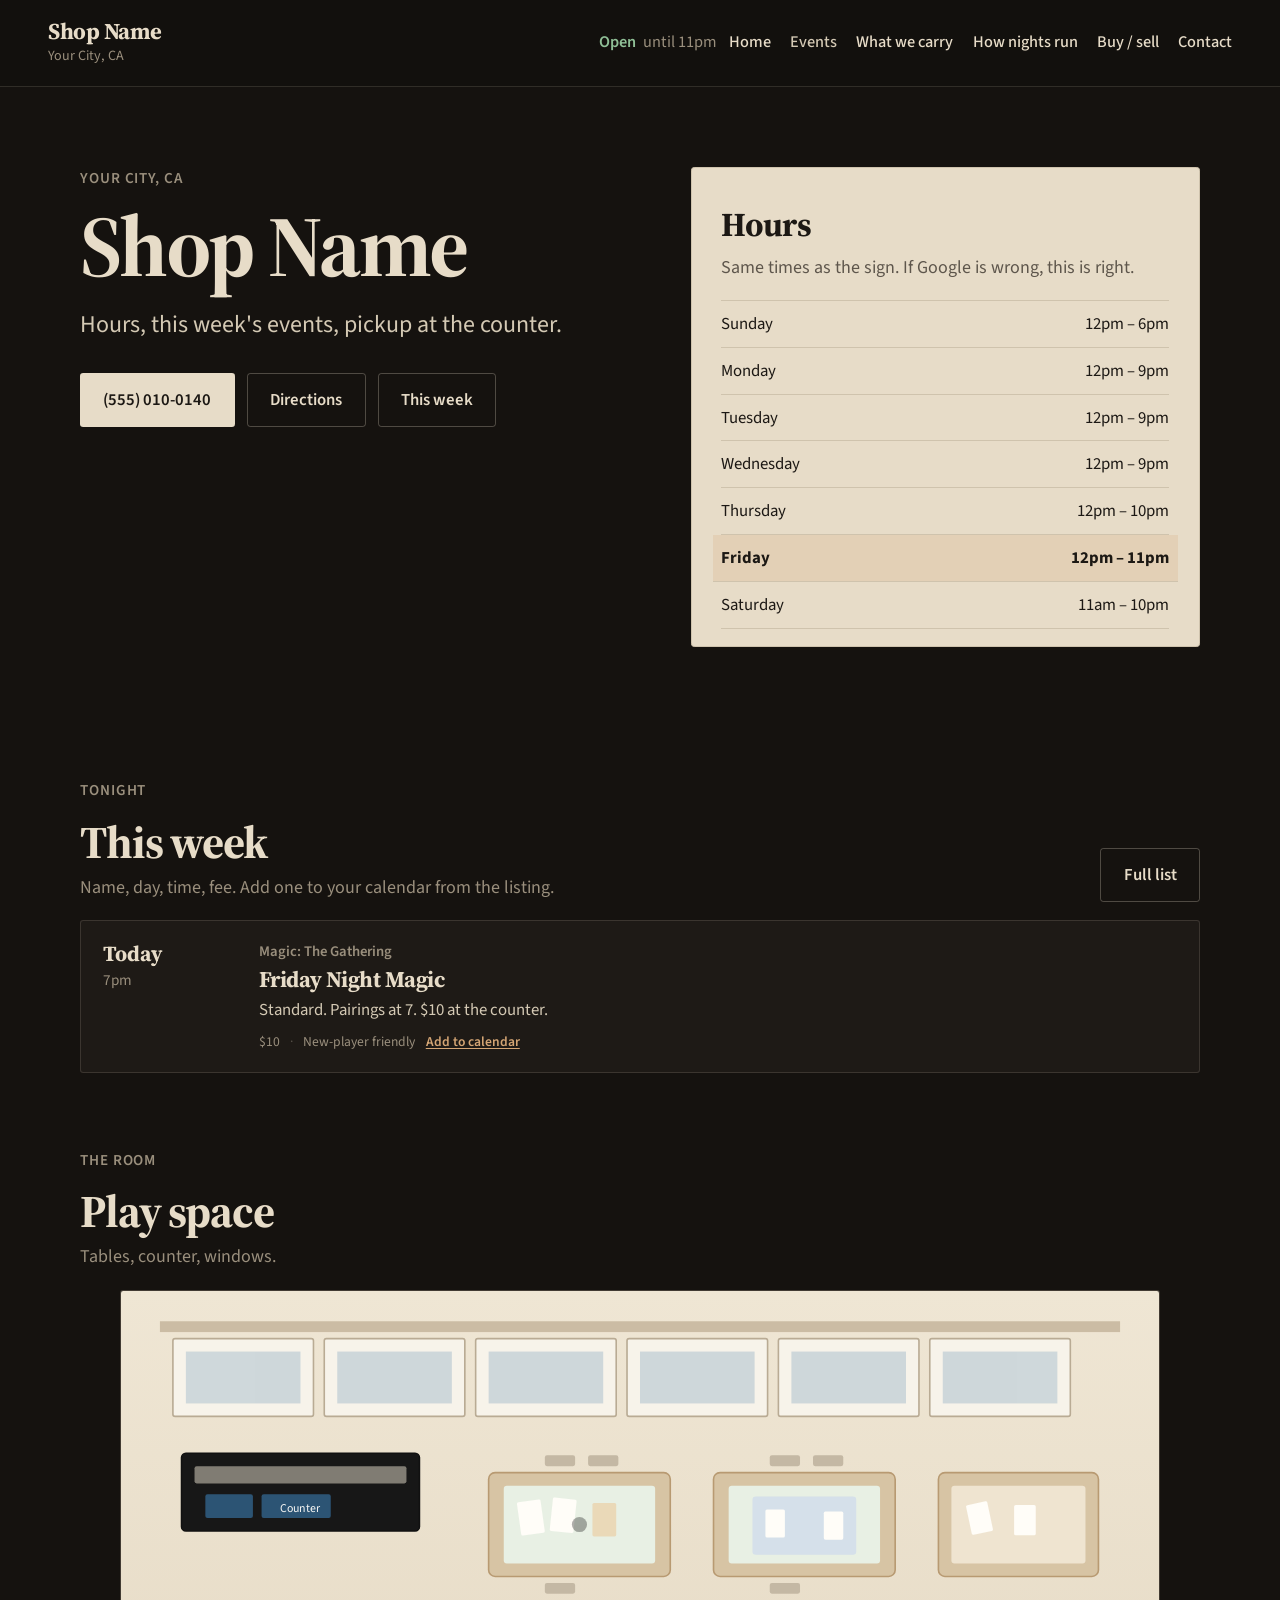
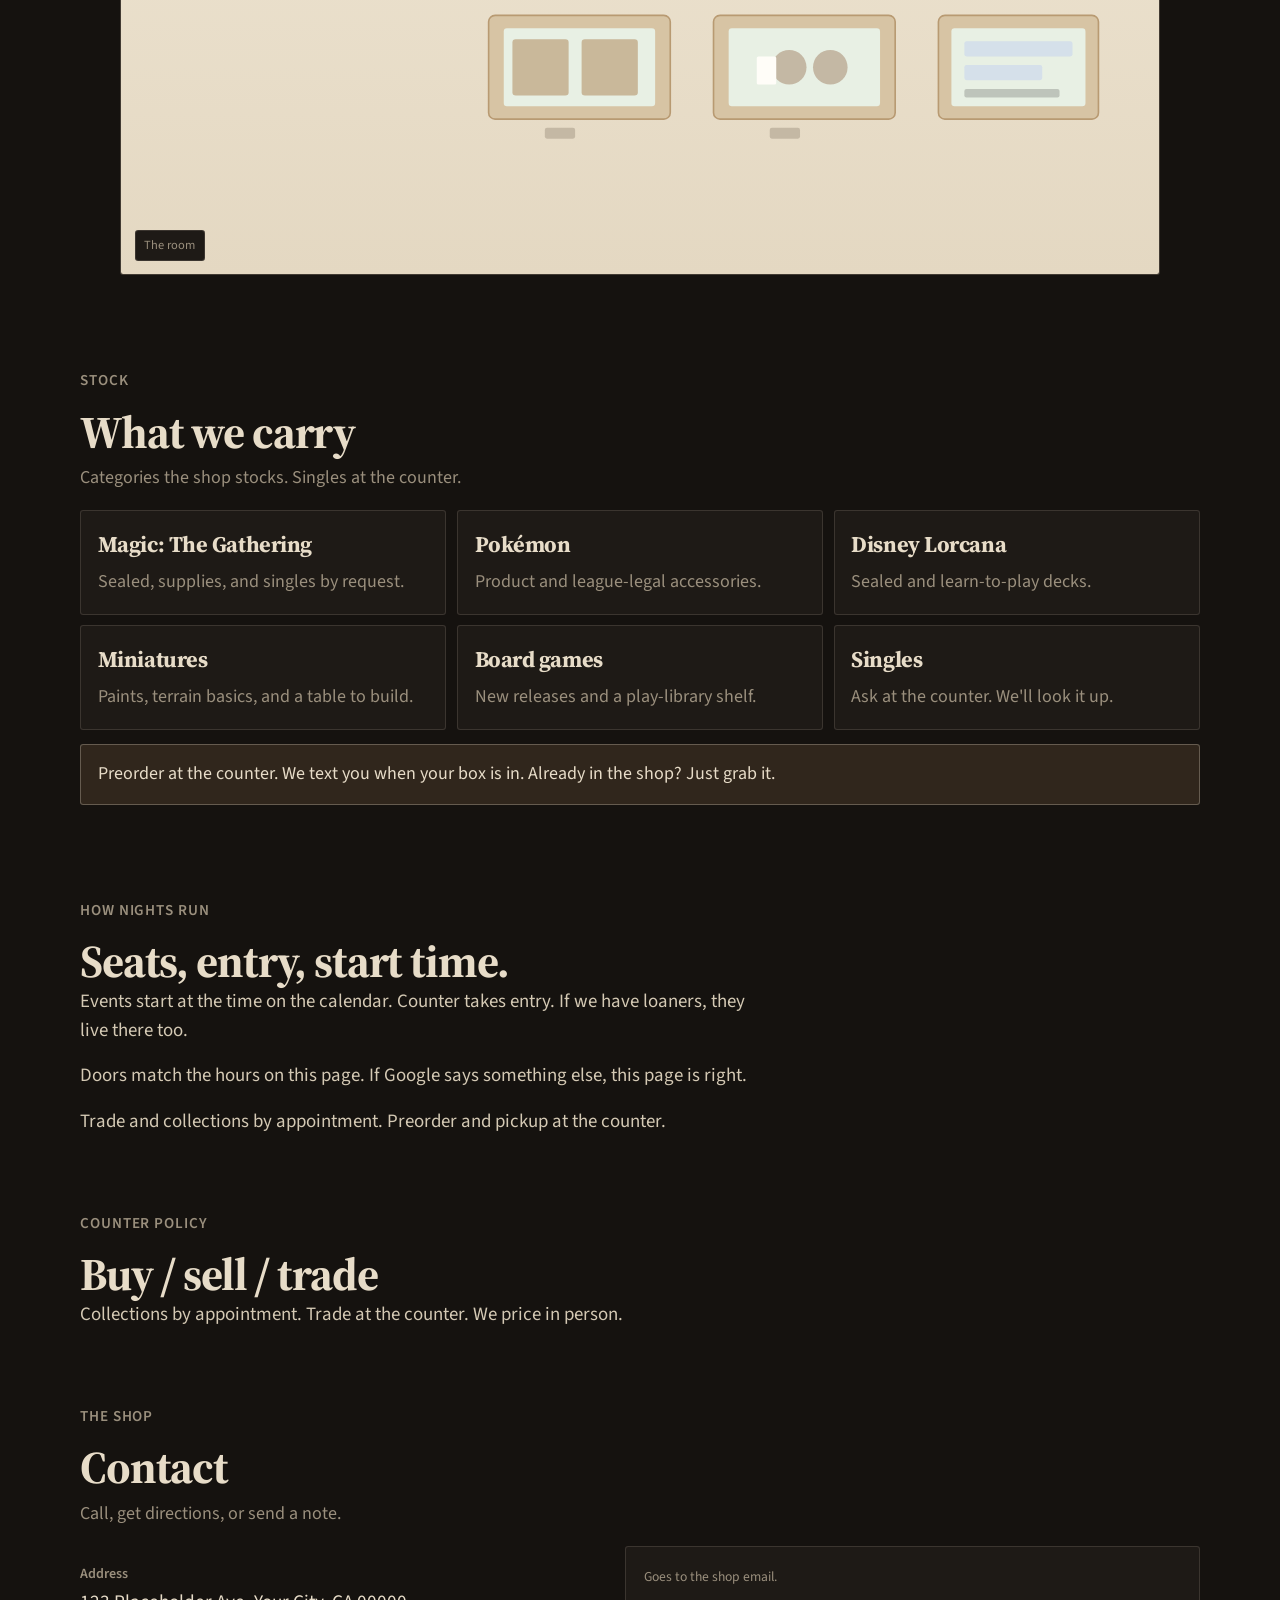
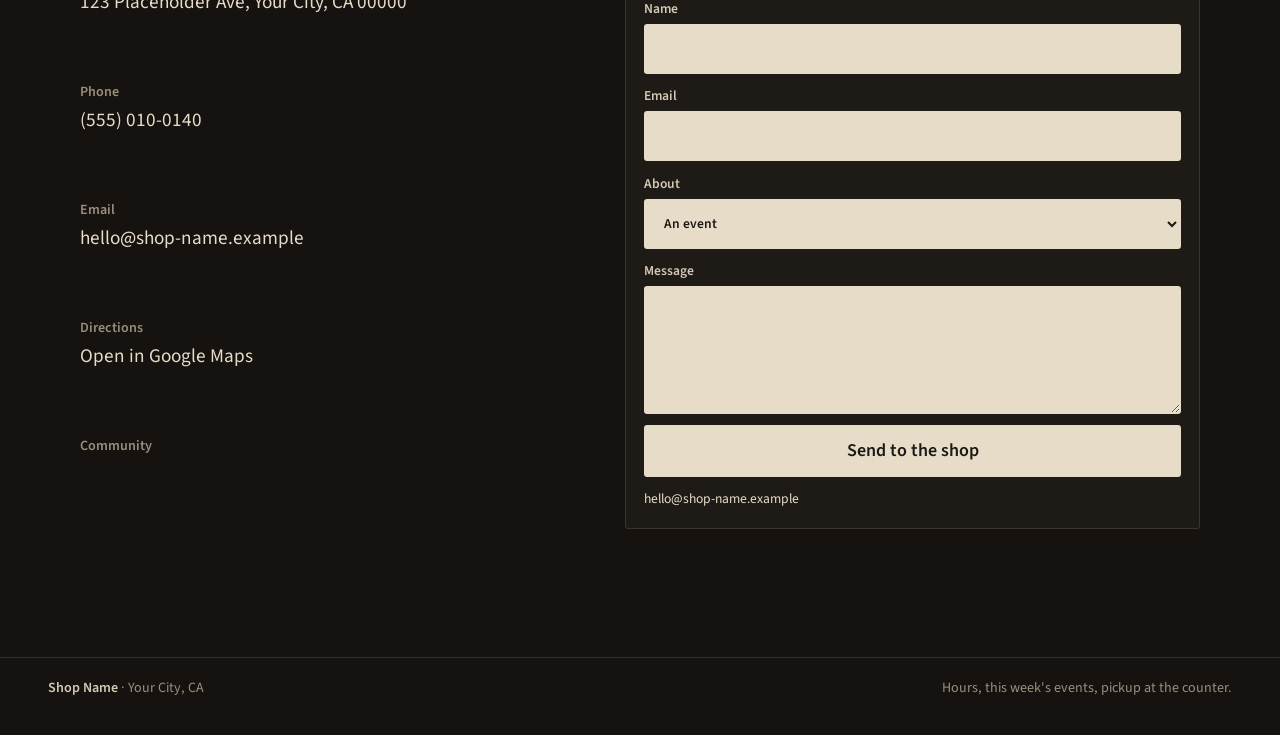
<file: index.html>
<!DOCTYPE html>
<html lang="en">
<head>
  <meta charset="utf-8">
  <meta name="viewport" content="width=device-width, initial-scale=1">
  <meta name="theme-color" content="#15120f">
  <meta name="color-scheme" content="dark">
  <title>Shop Name · Your City, CA</title>
  <meta name="description" content="Shop Name in Your City, CA. Hours, this week's events, pickup.">
  <meta property="og:title" content="Shop Name — Your City, CA">
  <meta property="og:description" content="Hours, this week's events, pickup at the counter.">
  <link rel="icon" href="favicon.svg" type="image/svg+xml">
  <link rel="preconnect" href="https://fonts.googleapis.com">
  <link rel="preconnect" href="https://fonts.gstatic.com" crossorigin>
  <link href="https://fonts.googleapis.com/css2?family=Source+Sans+3:ital,wght@0,400;0,500;0,600;0,700;1,400&family=Source+Serif+4:ital,opsz,wght@0,8..60,600;0,8..60,700;1,8..60,600&display=swap" rel="stylesheet">
  <link rel="stylesheet" href="styles.css">
</head>
<body>
  <a class="skip" href="#main">Skip to content</a>

  <header class="site-header">
    <a class="brand" href="index.html">
      <span class="brand-name" data-bind="SHOP_NAME">Shop Name</span>
      <span class="brand-city" data-bind="CITY">Your City, CA</span>
    </a>
    <div class="header-tools">
      <p class="hours-status" data-led role="status" aria-live="polite">
        <span data-led-status>Hours</span>
        <span class="hours-until" data-led-until></span>
      </p>
      <nav class="nav-desktop" data-nav aria-label="Primary">
        <a href="index.html">Home</a>
        <a href="events.html">Events</a>
        <a href="index.html#carry">What we carry</a>
        <a href="index.html#new">How nights run</a>
        <a href="index.html#trade">Buy / sell</a>
        <a href="index.html#contact">Contact</a>
      </nav>
      <button class="nav-toggle" type="button" data-nav-toggle aria-expanded="false" aria-controls="nav-drawer" aria-label="Open menu">
        <span></span><span></span><span></span>
      </button>
    </div>
  </header>

  <nav id="nav-drawer" class="nav-drawer" data-nav-drawer data-nav aria-label="Mobile">
    <a href="index.html">Home</a>
    <a href="events.html">Events</a>
    <a href="index.html#carry">What we carry</a>
    <a href="index.html#new">How nights run</a>
    <a href="index.html#trade">Buy / sell / trade</a>
    <a href="index.html#contact">Contact</a>
  </nav>

  <main id="main">
    <section class="hero" id="hours">
      <div class="hero-copy">
        <p class="kicker"><span data-bind="CITY">Your City, CA</span></p>
        <h1 data-bind="SHOP_NAME">Shop Name</h1>
        <p class="lede" data-bind="TAGLINE">Hours, this week's events, pickup at the counter.</p>
        <div class="hero-actions">
          <a class="btn btn-primary" data-bind="PHONE" data-bind-href="PHONE" href="tel:+15550100140">(555) 010-0140</a>
          <a class="btn btn-ghost" data-bind-href="MAPS_URL" href="https://www.google.com/maps/search/?api=1&query=Your+City+CA">Directions</a>
          <a class="btn btn-ghost" href="events.html">This week</a>
        </div>
      </div>
      <aside class="hours-panel" aria-labelledby="hours-heading">
        <div>
          <h2 id="hours-heading">Hours</h2>
          <p>Same times as the sign. If Google is wrong, this is right.</p>
        </div>
        <ul class="hours-list" data-hours></ul>
      </aside>
    </section>

    <section class="section" aria-labelledby="tonight-heading">
      <div class="section-head">
        <div>
          <p class="kicker" data-events-kicker>This week</p>
          <h2 id="tonight-heading">This week</h2>
          <p class="sub">Name, day, time, fee. Add one to your calendar from the listing.</p>
        </div>
        <a class="btn btn-ghost" href="events.html">Full list</a>
      </div>
      <div class="event-list" data-events-home><noscript><p class="empty-week">Turn on JavaScript to load hours and this week.</p></noscript></div>
    </section>

    <section class="section" aria-labelledby="room-heading">
      <div class="section-head">
        <div>
          <p class="kicker">The room</p>
          <h2 id="room-heading">Play space</h2>
          <p class="sub">Tables, counter, windows.</p>
        </div>
      </div>
      <figure class="room">
        <svg viewBox="0 0 960 540" role="img" aria-labelledby="room-title room-desc">
          <title id="room-title">Play space — overhead of tables and the counter</title>
          <desc id="room-desc">A light shop floor: a long counter, six play tables with mats, and windows. No people.</desc>
          <defs>
            <linearGradient id="floor" x1="0" y1="0" x2="0" y2="1">
              <stop offset="0%" stop-color="#efe6d4"/>
              <stop offset="100%" stop-color="#e4d8c2"/>
            </linearGradient>
          </defs>
          <rect width="960" height="540" fill="url(#floor)"/>
          <rect x="36" y="28" width="888" height="10" fill="#cbbca4"/>
          <g fill="#f7f3ea" stroke="#b9ab94" stroke-width="1.5">
            <rect x="48" y="44" width="130" height="72" rx="2"/>
            <rect x="188" y="44" width="130" height="72" rx="2"/>
            <rect x="328" y="44" width="130" height="72" rx="2"/>
            <rect x="468" y="44" width="130" height="72" rx="2"/>
            <rect x="608" y="44" width="130" height="72" rx="2"/>
            <rect x="748" y="44" width="130" height="72" rx="2"/>
          </g>
          <g opacity="0.45">
            <rect x="60" y="56" width="106" height="48" fill="#9eb6c8"/>
            <rect x="200" y="56" width="106" height="48" fill="#9eb6c8"/>
            <rect x="340" y="56" width="106" height="48" fill="#9eb6c8"/>
            <rect x="480" y="56" width="106" height="48" fill="#9eb6c8"/>
            <rect x="620" y="56" width="106" height="48" fill="#9eb6c8"/>
            <rect x="760" y="56" width="106" height="48" fill="#9eb6c8"/>
          </g>
          <g>
            <rect x="56" y="150" width="220" height="72" rx="4" fill="#171717" stroke="#111111" stroke-width="1.5"/>
            <rect x="68" y="162" width="196" height="16" rx="2" fill="#d8cfc0" opacity="0.55"/>
            <rect x="78" y="188" width="44" height="22" rx="2" fill="#2c5474"/>
            <rect x="130" y="188" width="64" height="22" rx="2" fill="#2c5474"/>
            <text x="166" y="204" text-anchor="middle" fill="#f6f6f4" font-family="Source Serif 4, Palatino, serif" font-size="11">Counter</text>
          </g>
          <g id="tables">
            <g transform="translate(340,168)">
              <rect width="168" height="96" rx="6" fill="#d7c4a4" stroke="#b89a72" stroke-width="1.5"/>
              <rect x="14" y="12" width="140" height="72" rx="3" fill="#e8f0e4"/>
              <rect x="28" y="26" width="22" height="31" rx="1.5" fill="#fffdf8" transform="rotate(-8 39 41)"/>
              <rect x="58" y="24" width="22" height="31" rx="1.5" fill="#fffdf8" transform="rotate(6 69 39)"/>
              <rect x="96" y="28" width="22" height="31" rx="1.5" fill="#ead9b8"/>
              <circle cx="84" cy="48" r="7" fill="#171717" opacity="0.35"/>
            </g>
            <g transform="translate(548,168)">
              <rect width="168" height="96" rx="6" fill="#d7c4a4" stroke="#b89a72" stroke-width="1.5"/>
              <rect x="14" y="12" width="140" height="72" rx="3" fill="#e8f0e4"/>
              <rect x="36" y="22" width="96" height="54" rx="3" fill="#d5e0ea"/>
              <rect x="48" y="34" width="18" height="26" rx="1.5" fill="#fffdf8"/>
              <rect x="102" y="36" width="18" height="26" rx="1.5" fill="#fffdf8"/>
            </g>
            <g transform="translate(756,168)">
              <rect width="148" height="96" rx="6" fill="#d7c4a4" stroke="#b89a72" stroke-width="1.5"/>
              <rect x="12" y="12" width="124" height="72" rx="3" fill="#efe4d0"/>
              <rect x="28" y="28" width="20" height="28" rx="1.5" fill="#fffdf8" transform="rotate(-12 38 42)"/>
              <rect x="70" y="30" width="20" height="28" rx="1.5" fill="#fffdf8"/>
            </g>
            <g transform="translate(340,300)">
              <rect width="168" height="96" rx="6" fill="#d7c4a4" stroke="#b89a72" stroke-width="1.5"/>
              <rect x="14" y="12" width="140" height="72" rx="3" fill="#e8f0e4"/>
              <rect x="22" y="22" width="52" height="52" rx="3" fill="#c9b89a"/>
              <rect x="86" y="22" width="52" height="52" rx="3" fill="#c9b89a"/>
            </g>
            <g transform="translate(548,300)">
              <rect width="168" height="96" rx="6" fill="#d7c4a4" stroke="#b89a72" stroke-width="1.5"/>
              <rect x="14" y="12" width="140" height="72" rx="3" fill="#e8f0e4"/>
              <circle cx="70" cy="48" r="16" fill="#c4b8a4"/>
              <circle cx="108" cy="48" r="16" fill="#c4b8a4"/>
              <rect x="40" y="38" width="18" height="26" rx="1.5" fill="#fffdf8"/>
            </g>
            <g transform="translate(756,300)">
              <rect width="148" height="96" rx="6" fill="#d7c4a4" stroke="#b89a72" stroke-width="1.5"/>
              <rect x="12" y="12" width="124" height="72" rx="3" fill="#e8f0e4"/>
              <rect x="24" y="24" width="100" height="14" rx="2" fill="#d5e0ea"/>
              <rect x="24" y="46" width="72" height="14" rx="2" fill="#d5e0ea"/>
              <rect x="24" y="68" width="88" height="8" rx="2" fill="#171717" opacity="0.2"/>
            </g>
          </g>
          <g fill="#c4b8a4">
            <rect x="392" y="152" width="28" height="10" rx="2"/>
            <rect x="432" y="152" width="28" height="10" rx="2"/>
            <rect x="600" y="152" width="28" height="10" rx="2"/>
            <rect x="640" y="152" width="28" height="10" rx="2"/>
            <rect x="392" y="270" width="28" height="10" rx="2"/>
            <rect x="600" y="270" width="28" height="10" rx="2"/>
            <rect x="392" y="404" width="28" height="10" rx="2"/>
            <rect x="600" y="404" width="28" height="10" rx="2"/>
          </g>
        </svg>
        <figcaption class="room-caption">The room</figcaption>
      </figure>
    </section>

    <section class="section" id="carry" aria-labelledby="carry-heading">
      <div class="section-head">
        <div>
          <p class="kicker">Stock</p>
          <h2 id="carry-heading">What we carry</h2>
          <p class="sub">Categories the shop stocks. Singles at the counter.</p>
        </div>
      </div>
      <div class="carry-grid" data-carry></div>
      <p class="note-banner" data-preorder></p>
    </section>

    <section class="section" id="new" aria-labelledby="new-heading" data-new-players>
      <p class="kicker" data-np-kicker>How nights run</p>
      <h2 id="new-heading" data-np-title>Seats, entry, start time.</h2>
      <div class="prose" data-np-body></div>
    </section>

    <section class="section" id="trade" aria-labelledby="trade-heading">
      <p class="kicker">Counter policy</p>
      <h2 id="trade-heading">Buy / sell / trade</h2>
      <div class="prose">
        <p data-policy></p>
      </div>
    </section>

    <section class="section" id="contact" aria-labelledby="contact-heading">
      <div class="section-head">
        <div>
          <p class="kicker">The shop</p>
          <h2 id="contact-heading">Contact</h2>
          <p class="sub">Call, get directions, or send a note.</p>
        </div>
      </div>
      <div class="contact-grid">
        <dl class="vcard">
          <div>
            <dt>Address</dt>
            <dd>
              <a data-bind="ADDRESS" data-bind-href="MAPS_URL" href="https://www.google.com/maps/search/?api=1&query=Your+City+CA">123 Placeholder Ave, Your City, CA 00000</a>
            </dd>
          </div>
          <div>
            <dt>Phone</dt>
            <dd><a data-bind="PHONE" data-bind-href="PHONE" href="tel:+15550100140">(555) 010-0140</a></dd>
          </div>
          <div>
            <dt>Email</dt>
            <dd><a data-bind="EMAIL" data-bind-href="EMAIL" href="mailto:hello@shop-name.example">hello@shop-name.example</a></dd>
          </div>
          <div>
            <dt>Directions</dt>
            <dd><a data-bind-href="MAPS_URL" href="https://www.google.com/maps/search/?api=1&query=Your+City+CA">Open in Google Maps</a></dd>
          </div>
          <div>
            <dt>Community</dt>
            <dd class="socials">
              <a class="btn btn-ghost" data-bind-href="DISCORD" href="https://discord.gg/your-invite">Discord</a>
              <a class="btn btn-ghost" data-bind-href="FACEBOOK" href="https://facebook.com/your-shop">Facebook</a>
              <a class="btn btn-ghost" data-bind-href="INSTAGRAM" href="https://instagram.com/your-shop">Instagram</a>
            </dd>
          </div>
        </dl>

        <form data-contact-form action="https://formsubmit.co/hello@shop-name.example" method="POST">
          <input type="hidden" name="_subject" value="Message for Shop Name">
          <input type="hidden" name="_template" value="table">
          <input type="hidden" name="_captcha" value="false">
          <input type="hidden" name="_next" value="">
          <p class="form-hint">Goes to the shop email.</p>
          <label>
            Name
            <input type="text" name="name" autocomplete="name" required>
          </label>
          <label>
            Email
            <input type="email" name="email" autocomplete="email" required>
          </label>
          <label>
            About
            <select name="about">
              <option value="event">An event</option>
              <option value="pickup">Pickup / preorder</option>
              <option value="trade">Buy / sell / trade</option>
              <option value="other">Something else</option>
            </select>
          </label>
          <label>
            Message
            <textarea name="message" required></textarea>
          </label>
          <button type="submit">Send to the shop</button>
          <p class="form-hint"><a data-bind="EMAIL" data-bind-href="EMAIL" href="mailto:hello@shop-name.example">Or email directly</a></p>
        </form>
      </div>
    </section>
  </main>

  <footer class="site-footer">
    <span><strong data-bind="SHOP_NAME">Shop Name</strong> · <span data-bind="CITY">Your City, CA</span></span>
    <span data-bind="TAGLINE">Hours, this week's events, pickup at the counter.</span>
  </footer>

  <script src="config.js"></script>
  <script src="effects.js"></script>
</body>
</html>
</file>
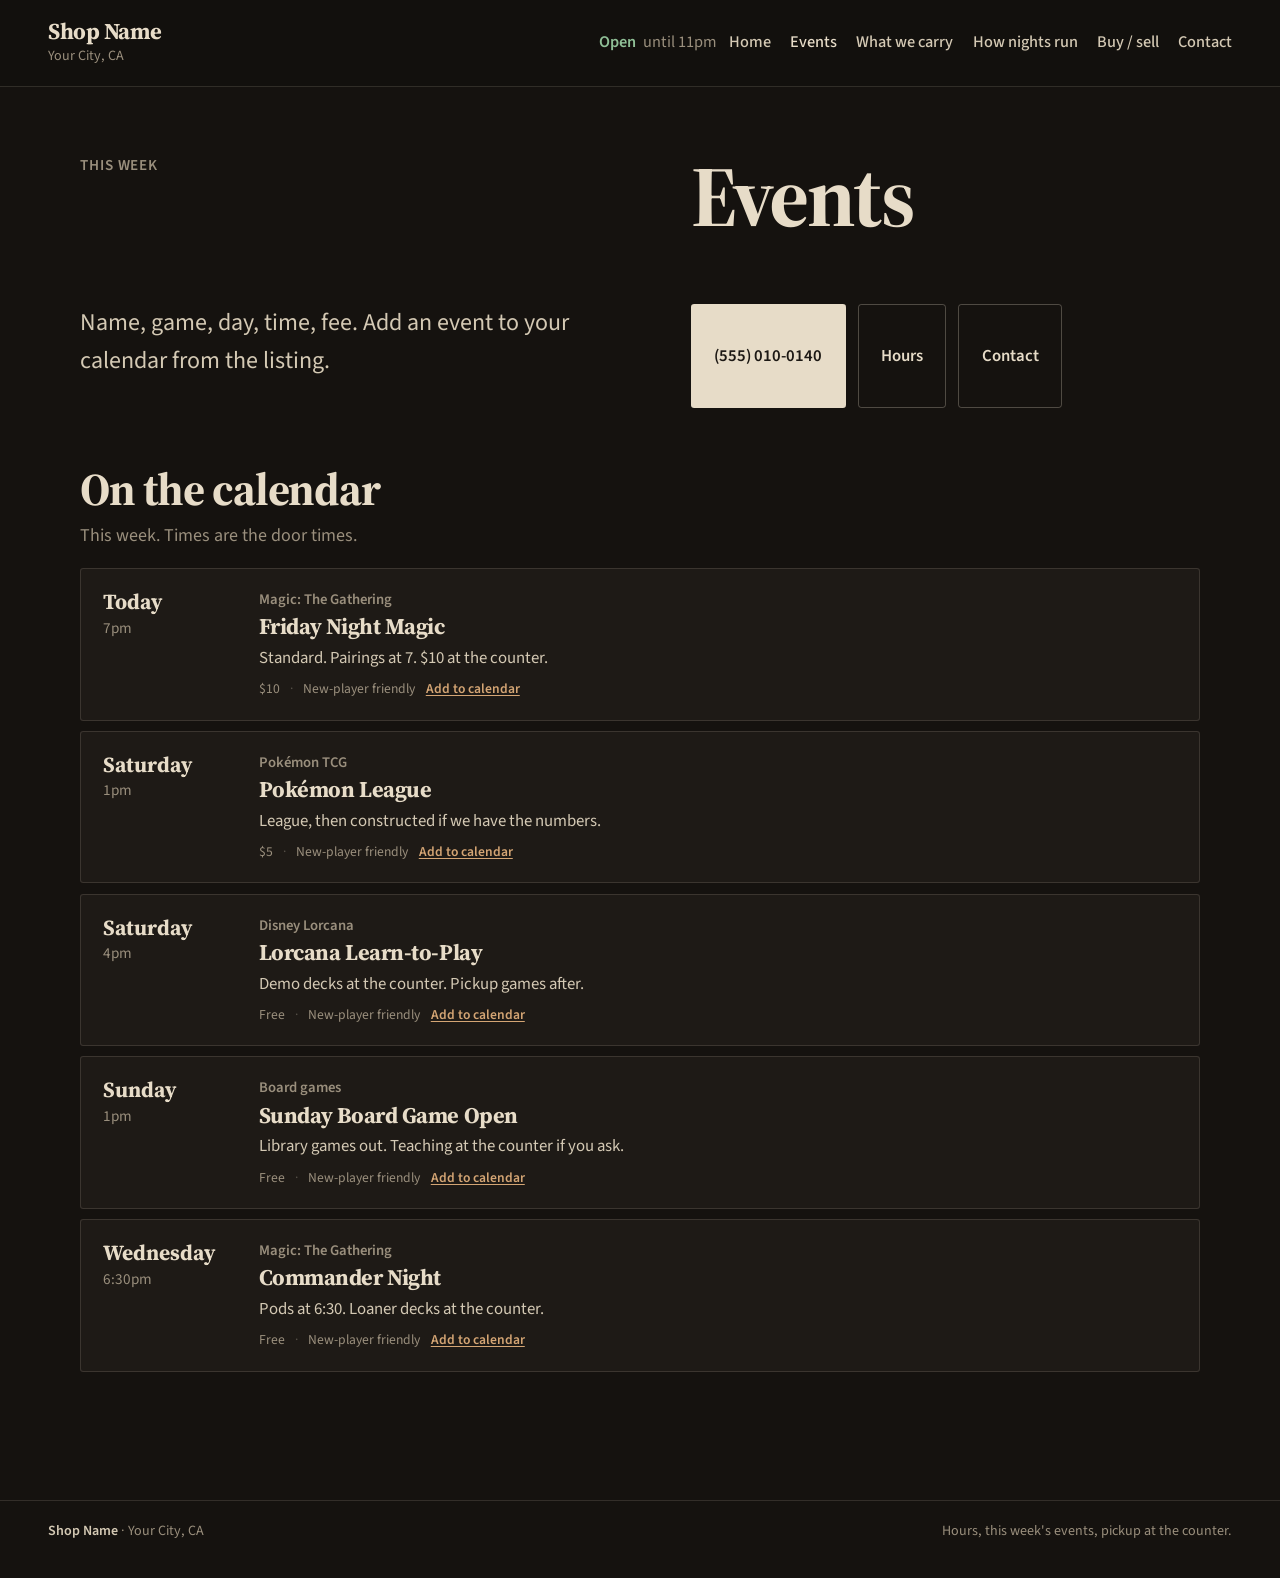
<file: events.html>
<!DOCTYPE html>
<html lang="en">
<head>
  <meta charset="utf-8">
  <meta name="viewport" content="width=device-width, initial-scale=1">
  <meta name="theme-color" content="#15120f">
  <meta name="color-scheme" content="dark">
  <title>Events · Shop Name</title>
  <meta name="description" content="This week's events at Shop Name in Your City, CA.">
  <meta property="og:title" content="Events — Shop Name">
  <link rel="icon" href="favicon.svg" type="image/svg+xml">
  <link rel="preconnect" href="https://fonts.googleapis.com">
  <link rel="preconnect" href="https://fonts.gstatic.com" crossorigin>
  <link href="https://fonts.googleapis.com/css2?family=Source+Sans+3:ital,wght@0,400;0,500;0,600;0,700;1,400&family=Source+Serif+4:ital,opsz,wght@0,8..60,600;0,8..60,700;1,8..60,600&display=swap" rel="stylesheet">
  <link rel="stylesheet" href="styles.css">
</head>
<body>
  <a class="skip" href="#main">Skip to content</a>

  <header class="site-header">
    <a class="brand" href="index.html">
      <span class="brand-name" data-bind="SHOP_NAME">Shop Name</span>
      <span class="brand-city" data-bind="CITY">Your City, CA</span>
    </a>
    <div class="header-tools">
      <p class="hours-status" data-led role="status" aria-live="polite">
        <span data-led-status>Hours</span>
        <span class="hours-until" data-led-until></span>
      </p>
      <nav class="nav-desktop" data-nav aria-label="Primary">
        <a href="index.html">Home</a>
        <a href="events.html">Events</a>
        <a href="index.html#carry">What we carry</a>
        <a href="index.html#new">How nights run</a>
        <a href="index.html#trade">Buy / sell</a>
        <a href="index.html#contact">Contact</a>
      </nav>
      <button class="nav-toggle" type="button" data-nav-toggle aria-expanded="false" aria-controls="nav-drawer" aria-label="Open menu">
        <span></span><span></span><span></span>
      </button>
    </div>
  </header>

  <nav id="nav-drawer" class="nav-drawer" data-nav-drawer data-nav aria-label="Mobile">
    <a href="index.html">Home</a>
    <a href="events.html">Events</a>
    <a href="index.html#carry">What we carry</a>
    <a href="index.html#new">How nights run</a>
    <a href="index.html#trade">Buy / sell / trade</a>
    <a href="index.html#contact">Contact</a>
  </nav>

  <main id="main">
    <section class="hero page-hero">
      <p class="kicker">This week</p>
      <h1>Events</h1>
      <p class="lede">Name, game, day, time, fee. Add an event to your calendar from the listing.</p>
      <div class="hero-actions">
        <a class="btn btn-primary" data-bind="PHONE" data-bind-href="PHONE" href="tel:+15550100140">(555) 010-0140</a>
        <a class="btn btn-ghost" href="index.html#hours">Hours</a>
        <a class="btn btn-ghost" href="index.html#contact">Contact</a>
      </div>
    </section>

    <section class="section" aria-labelledby="week-heading" style="padding-top:0">
      <div class="section-head">
        <div>
          <h2 id="week-heading">On the calendar</h2>
          <p class="sub">This week. Times are the door times.</p>
        </div>
      </div>
      <div class="event-list" data-events-all><noscript><p class="empty-week">Turn on JavaScript to load this week.</p></noscript></div>
    </section>
  </main>

  <footer class="site-footer">
    <span><strong data-bind="SHOP_NAME">Shop Name</strong> · <span data-bind="CITY">Your City, CA</span></span>
    <span data-bind="TAGLINE">Hours, this week's events, pickup at the counter.</span>
  </footer>

  <script src="config.js"></script>
  <script src="effects.js"></script>
</body>
</html>
</file>
<file: styles.css>
/* LGS starter kit. Not a finished brand.
   THEME — change these tokens per shop. Do not rewrite the layout for a first clone. */
:root {
  --paper: #15120f;
  --paper-2: #1e1a16;
  --paper-3: #26211b;
  --ink: #e7dcc8;
  --ink-soft: #d4c9b4;
  --muted: #9a8f7d;
  --line: rgba(231, 220, 200, 0.14);
  --line-strong: rgba(231, 220, 200, 0.28);
  --navy: #e7dcc8;
  --navy-soft: rgba(212, 165, 116, 0.14);
  --navy-mid: #c9b89a;
  --open-ink: #8fbf96;
  --closed-ink: #9a8f7d;
  --sign: #e7dcc8;
  --sign-ink: #1c1814;
  --sign-muted: #5e564c;
  --sign-line: #cfc3ad;
  --lamp: #d4a574;
  --space: clamp(1.35rem, 4.2vw, 3rem);
  --wide: 76rem;
  --radius: 0.2rem;
  --font-display: "Source Serif 4", "Iowan Old Style", "Palatino Linotype", Palatino, serif;
  --font-body: "Source Sans 3", "Segoe UI", system-ui, sans-serif;
  color-scheme: dark;
}

*,
*::before,
*::after { box-sizing: border-box; }

html {
  scroll-behavior: smooth;
  background: var(--paper);
  overflow-x: clip;
}

body {
  margin: 0;
  min-height: 100dvh;
  background: var(--paper);
  color: var(--ink);
  font-family: var(--font-body);
  font-size: 1.125rem;
  line-height: 1.55;
  font-optical-sizing: auto;
  -webkit-font-smoothing: auto;
  -moz-osx-font-smoothing: auto;
}

img, svg { max-width: 100%; display: block; }

a {
  color: var(--ink);
  text-decoration: none;
  text-underline-offset: 0.18em;
}

a:hover { color: var(--ink); }

:focus-visible {
  outline: 2px solid var(--navy);
  outline-offset: 3px;
}

.skip {
  position: absolute;
  left: 0.75rem;
  top: -4rem;
  z-index: 80;
  padding: 0.55rem 0.85rem;
  background: var(--navy);
  color: var(--paper-2);
  font-weight: 600;
  text-decoration: none;
  border-radius: var(--radius);
}
.skip:focus { top: 0.75rem; }

/* —— chrome —— */
.site-header {
  position: sticky;
  top: 0;
  z-index: 40;
  display: flex;
  align-items: center;
  justify-content: space-between;
  gap: 0.75rem;
  padding: 1.15rem var(--space);
  background: color-mix(in srgb, var(--paper) 88%, #000);
  border-bottom: 1px solid var(--line);
  backdrop-filter: blur(10px);
}

.brand {
  display: flex;
  flex-direction: column;
  gap: 0.08rem;
  text-decoration: none;
  color: var(--ink);
  min-width: 0;
}
.brand-name {
  font-family: var(--font-display);
  font-weight: 700;
  font-size: 1.28rem;
  letter-spacing: -0.02em;
  line-height: 1.15;
  white-space: nowrap;
  overflow: hidden;
  text-overflow: ellipsis;
  max-width: 46vw;
}
.brand-city {
  color: var(--muted);
  font-size: 0.88rem;
}

.header-tools {
  display: flex;
  align-items: center;
  gap: 0.75rem;
}

.hours-status {
  margin: 0;
  display: inline-flex;
  align-items: baseline;
  gap: 0.45rem;
  font-size: 1.02rem;
  color: var(--ink-soft);
  white-space: nowrap;
}
.hours-status.is-open { color: var(--open-ink); font-weight: 600; }
.hours-status.is-closed { color: var(--closed-ink); font-weight: 500; }
.hours-until {
  color: var(--muted);
  font-weight: 400;
}

.nav-toggle {
  width: 2.75rem;
  height: 2.75rem;
  border: 1px solid var(--line);
  border-radius: var(--radius);
  background: var(--paper-2);
  color: var(--ink);
  cursor: pointer;
  display: flex;
  flex-direction: column;
  align-items: center;
  justify-content: center;
  gap: 5px;
}
.nav-toggle span {
  display: block;
  width: 1.1rem;
  height: 1.5px;
  background: currentColor;
  transition: transform 0.2s ease, opacity 0.2s ease;
}
.nav-toggle[aria-expanded="true"] span:nth-child(1) { transform: translateY(3.25px) rotate(45deg); }
.nav-toggle[aria-expanded="true"] span:nth-child(2) { opacity: 0; }
.nav-toggle[aria-expanded="true"] span:nth-child(3) { transform: translateY(-3.25px) rotate(-45deg); }

.nav-drawer {
  position: fixed;
  inset: 0;
  z-index: 50;
  background: var(--paper);
  padding: 5.25rem var(--space) var(--space);
  display: none;
  flex-direction: column;
  gap: 0.15rem;
}
.nav-drawer.is-open { display: flex; }
.nav-drawer a {
  font-family: var(--font-body);
  font-size: 1.2rem;
  font-weight: 500;
  line-height: 1.3;
  color: var(--ink);
  text-decoration: none;
  padding: 0.7rem 0;
  min-height: 2.75rem;
  border-bottom: 1px solid var(--line);
}
.nav-drawer a[aria-current="page"],
.nav-drawer a:hover { color: var(--navy); }

.nav-desktop { display: none; }

@media (min-width: 920px) {
  .nav-toggle { display: none; }
  .nav-drawer { display: none !important; }
  .nav-desktop {
    display: flex;
    gap: 1.2rem;
    align-items: center;
  }
  .nav-desktop a {
    color: var(--ink-soft);
    text-decoration: none;
    font-size: 1.02rem;
    font-weight: 500;
    padding: 0.5rem 0;
    min-height: 2.75rem;
    display: inline-flex;
    align-items: center;
  }
  .nav-desktop a[aria-current="page"],
  .nav-desktop a:hover { color: var(--navy); }
  .brand-name { max-width: none; font-size: 1.42rem; }
}

/* —— layout —— */
main { padding-bottom: 4.5rem; }

.hero {
  display: grid;
  gap: clamp(1.75rem, 4vw, 3rem);
  padding: clamp(2.5rem, 7vw, 5rem) var(--space) clamp(2.25rem, 5vw, 3.5rem);
  max-width: var(--wide);
  margin: 0 auto;
  align-items: end;
}
@media (min-width: 900px) {
  .hero {
    grid-template-columns: 1.05fr 0.95fr;
    align-items: stretch;
  }
}

.kicker {
  color: var(--muted);
  font-size: 0.95rem;
  letter-spacing: 0.06em;
  text-transform: uppercase;
  font-weight: 600;
  margin: 0 0 0.85rem;
}

.hero h1 {
  font-family: var(--font-display);
  font-weight: 700;
  font-size: clamp(3.1rem, 9vw, 5.4rem);
  letter-spacing: -0.03em;
  line-height: 0.98;
  margin: 0 0 1.1rem;
  max-width: 100%;
  overflow-wrap: normal;
  word-break: keep-all;
  hyphens: none;
  text-wrap: balance;
}

.lede {
  max-width: 40rem;
  font-size: clamp(1.2rem, 2.2vw, 1.5rem);
  color: var(--ink-soft);
  margin: 0 0 1.85rem;
}

.hero-actions {
  display: flex;
  flex-wrap: wrap;
  gap: 0.75rem;
}

.btn {
  display: inline-flex;
  align-items: center;
  justify-content: center;
  min-height: 3.25rem;
  padding: 0.8rem 1.4rem;
  border-radius: var(--radius);
  text-decoration: none;
  font-weight: 600;
  font-size: 1.05rem;
  border: 1px solid transparent;
}
.btn-primary {
  background: var(--sign);
  color: var(--sign-ink);
}
.btn-primary:hover { color: var(--sign-ink); background: #f3eadc; }
.btn-ghost {
  background: transparent;
  color: var(--ink);
  border-color: var(--line-strong);
}
.btn-ghost:hover { border-color: var(--lamp); color: var(--lamp); }

/* —— hours table —— */
.hours-panel {
  background: var(--sign);
  color: var(--sign-ink);
  border: 1px solid var(--sign-line);
  border-radius: var(--radius);
  padding: clamp(1.35rem, 3vw, 1.85rem) clamp(1.35rem, 3vw, 1.85rem) 1.1rem;
  display: grid;
  gap: 1.1rem;
  box-shadow: none;
}
.hours-panel h2 {
  font-family: var(--font-display);
  font-size: clamp(1.7rem, 3vw, 2.1rem);
  font-weight: 700;
  letter-spacing: -0.02em;
  margin: 0 0 0.3rem;
  color: var(--sign-ink);
}
.hours-panel p { margin: 0; color: var(--sign-muted); }

.hours-list {
  list-style: none;
  margin: 0;
  padding: 0;
  border-top: 1px solid var(--sign-line);
}
.hours-list li {
  display: flex;
  justify-content: space-between;
  gap: 1rem;
  padding: 0.62rem 0;
  border-bottom: 1px solid var(--sign-line);
  font-variant-numeric: tabular-nums;
  font-size: 1.05rem;
  color: var(--sign-ink);
}
.hours-list li.is-today {
  font-weight: 700;
  background: color-mix(in srgb, var(--lamp) 22%, var(--sign));
  margin: 0 -0.55rem;
  padding-left: 0.55rem;
  padding-right: 0.55rem;
}
.hours-list .day {
  font-size: 1.05rem;
}

/* —— sections —— */
.section {
  max-width: var(--wide);
  margin: 0 auto;
  padding: clamp(2.75rem, 7vw, 4.75rem) var(--space) 0;
}
.section-head {
  display: flex;
  flex-wrap: wrap;
  justify-content: space-between;
  align-items: end;
  gap: 0.8rem;
  margin-bottom: 1.15rem;
}
.section h2 {
  font-family: var(--font-display);
  font-size: clamp(2rem, 4.5vw, 2.85rem);
  font-weight: 700;
  letter-spacing: -0.025em;
  line-height: 1.12;
  margin: 0;
}
.section .sub {
  margin: 0.4rem 0 0;
  color: var(--muted);
  max-width: 36rem;
}

/* —— calendar list —— */
.event-list {
  display: grid;
  gap: 0.65rem;
}

.event-row {
  display: grid;
  gap: 0.35rem 1.25rem;
  background: var(--paper-2);
  border: 1px solid var(--line);
  border-radius: var(--radius);
  padding: 1.25rem 1.35rem;
  text-decoration: none;
  color: inherit;
}
@media (min-width: 640px) {
  .event-row {
    grid-template-columns: 8.5rem 1fr;
    align-items: start;
  }
}
a.event-row:hover {
  border-color: var(--navy);
  color: inherit;
}

.event-when {
  display: flex;
  flex-direction: column;
  gap: 0.1rem;
}
.event-day {
  font-family: var(--font-display);
  font-weight: 700;
  font-size: 1.35rem;
  color: var(--navy);
  line-height: 1.2;
}
.event-time {
  font-variant-numeric: tabular-nums;
  color: var(--muted);
  font-size: 0.95rem;
}

.event-body h3 {
  font-family: var(--font-display);
  font-size: 1.4rem;
  font-weight: 700;
  letter-spacing: -0.02em;
  line-height: 1.2;
  margin: 0 0 0.25rem;
}
.event-game {
  font-size: 0.92rem;
  font-weight: 600;
  color: var(--muted);
  margin-bottom: 0.15rem;
}
.event-body p {
  margin: 0 0 0.45rem;
  color: var(--ink-soft);
  font-size: 1.05rem;
}
.event-meta {
  display: flex;
  flex-wrap: wrap;
  gap: 0.65rem;
  font-size: 0.85rem;
  color: var(--muted);
}
.event-meta span + span::before {
  content: "·";
  margin-right: 0.65rem;
  color: var(--line-strong);
}
.event-cal {
  color: var(--lamp);
  text-decoration: underline;
  text-underline-offset: 0.18em;
  font-weight: 600;
}
.event-cal:hover { color: var(--ink); }
.socials a[hidden] { display: none; }


.empty-week {
  border: 1px dashed var(--line-strong);
  border-radius: var(--radius);
  padding: 1.2rem;
  color: var(--muted);
  background: var(--paper-2);
}

/* —— room / play space —— */
.room {
  margin-top: 0.35rem;
  border: 1px solid var(--line);
  border-radius: var(--radius);
  overflow: hidden;
  background: var(--paper-3);
  position: relative;
}
.room svg { width: 100%; height: auto; }
.room-caption {
  position: absolute;
  left: 0.85rem;
  bottom: 0.85rem;
  margin: 0;
  padding: 0.3rem 0.55rem;
  background: var(--paper-2);
  border: 1px solid var(--line);
  border-radius: var(--radius);
  font-size: 0.78rem;
  color: var(--muted);
}

/* —— carry —— */
.carry-grid {
  display: grid;
  gap: 0.65rem;
}
@media (min-width: 640px) {
  .carry-grid { grid-template-columns: repeat(2, 1fr); }
}
@media (min-width: 980px) {
  .carry-grid { grid-template-columns: repeat(3, 1fr); }
}
.carry-item {
  padding: 1.05rem 1.05rem 1.15rem;
  background: var(--paper-2);
  border: 1px solid var(--line);
  border-radius: var(--radius);
}
.carry-item h3 {
  font-family: var(--font-display);
  font-size: 1.4rem;
  font-weight: 700;
  letter-spacing: -0.02em;
  margin: 0 0 0.3rem;
}
.carry-item p { margin: 0; color: var(--muted); }
.note-banner {
  margin-top: 0.9rem;
  padding: 0.95rem 1.05rem;
  border-radius: var(--radius);
  background: var(--navy-soft);
  border: 1px solid color-mix(in srgb, var(--navy) 18%, var(--line));
  color: var(--ink);
}

/* —— prose blocks —— */
.prose {
  max-width: 42rem;
  font-size: 1.18rem;
  color: var(--ink-soft);
}
.prose p { margin: 0 0 1rem; }
.prose p:last-child { margin-bottom: 0; }

/* —— contact —— */
.contact-grid {
  display: grid;
  gap: 1.4rem;
}
@media (min-width: 860px) {
  .contact-grid { grid-template-columns: 1fr 1.1fr; }
}
.vcard {
  display: grid;
  gap: 0.85rem;
}
.vcard > div { min-width: 0; }
.vcard a { color: var(--ink); text-decoration: none; }
.vcard a:hover { color: var(--navy); }
.vcard dt {
  font-size: 0.88rem;
  font-weight: 600;
  color: var(--muted);
  margin-bottom: 0.15rem;
}
.vcard dd { margin: 0; font-size: 1.2rem; }
.socials {
  display: flex;
  flex-wrap: wrap;
  gap: 0.45rem;
  margin-top: 0.25rem;
}

form {
  display: grid;
  gap: 0.7rem;
  padding: 1.15rem;
  border: 1px solid var(--line);
  border-radius: var(--radius);
  background: var(--paper-2);
}
label {
  display: grid;
  gap: 0.3rem;
  font-size: 0.85rem;
  font-weight: 600;
  color: var(--ink-soft);
}
input, textarea, select, button {
  font: inherit;
}
input, textarea, select {
  width: 100%;
  min-height: 3.15rem;
  padding: 0.7rem 0.9rem;
  border-radius: var(--radius);
  border: 1px solid var(--line-strong);
  background: var(--sign);
  color: var(--sign-ink);
}
input::placeholder,
textarea::placeholder {
  color: var(--muted);
}
textarea { min-height: 8rem; resize: vertical; }
form button {
  cursor: pointer;
  min-height: 3.25rem;
  border: 0;
  border-radius: var(--radius);
  background: var(--sign);
  color: var(--sign-ink);
  font-weight: 600;
  padding: 0.65rem 1.05rem;
}
form button:hover { background: #f3eadc; }
.form-hint { margin: 0; color: var(--muted); font-size: 0.85rem; }

.site-footer {
  margin-top: 3.5rem;
  padding: 1.25rem var(--space) 2.2rem;
  border-top: 1px solid var(--line);
  color: var(--muted);
  font-size: 0.88rem;
  display: flex;
  flex-wrap: wrap;
  justify-content: space-between;
  gap: 0.6rem;
}
.site-footer strong { color: var(--ink-soft); font-weight: 600; }

.page-hero {
  padding-top: clamp(2.4rem, 7vw, 4.2rem);
}

@media (prefers-reduced-motion: reduce) {
  html { scroll-behavior: auto; }
  .nav-toggle span { transition: none; }
}

@media (max-width: 560px) {
  .hours-until { display: none; }
}
</file>
